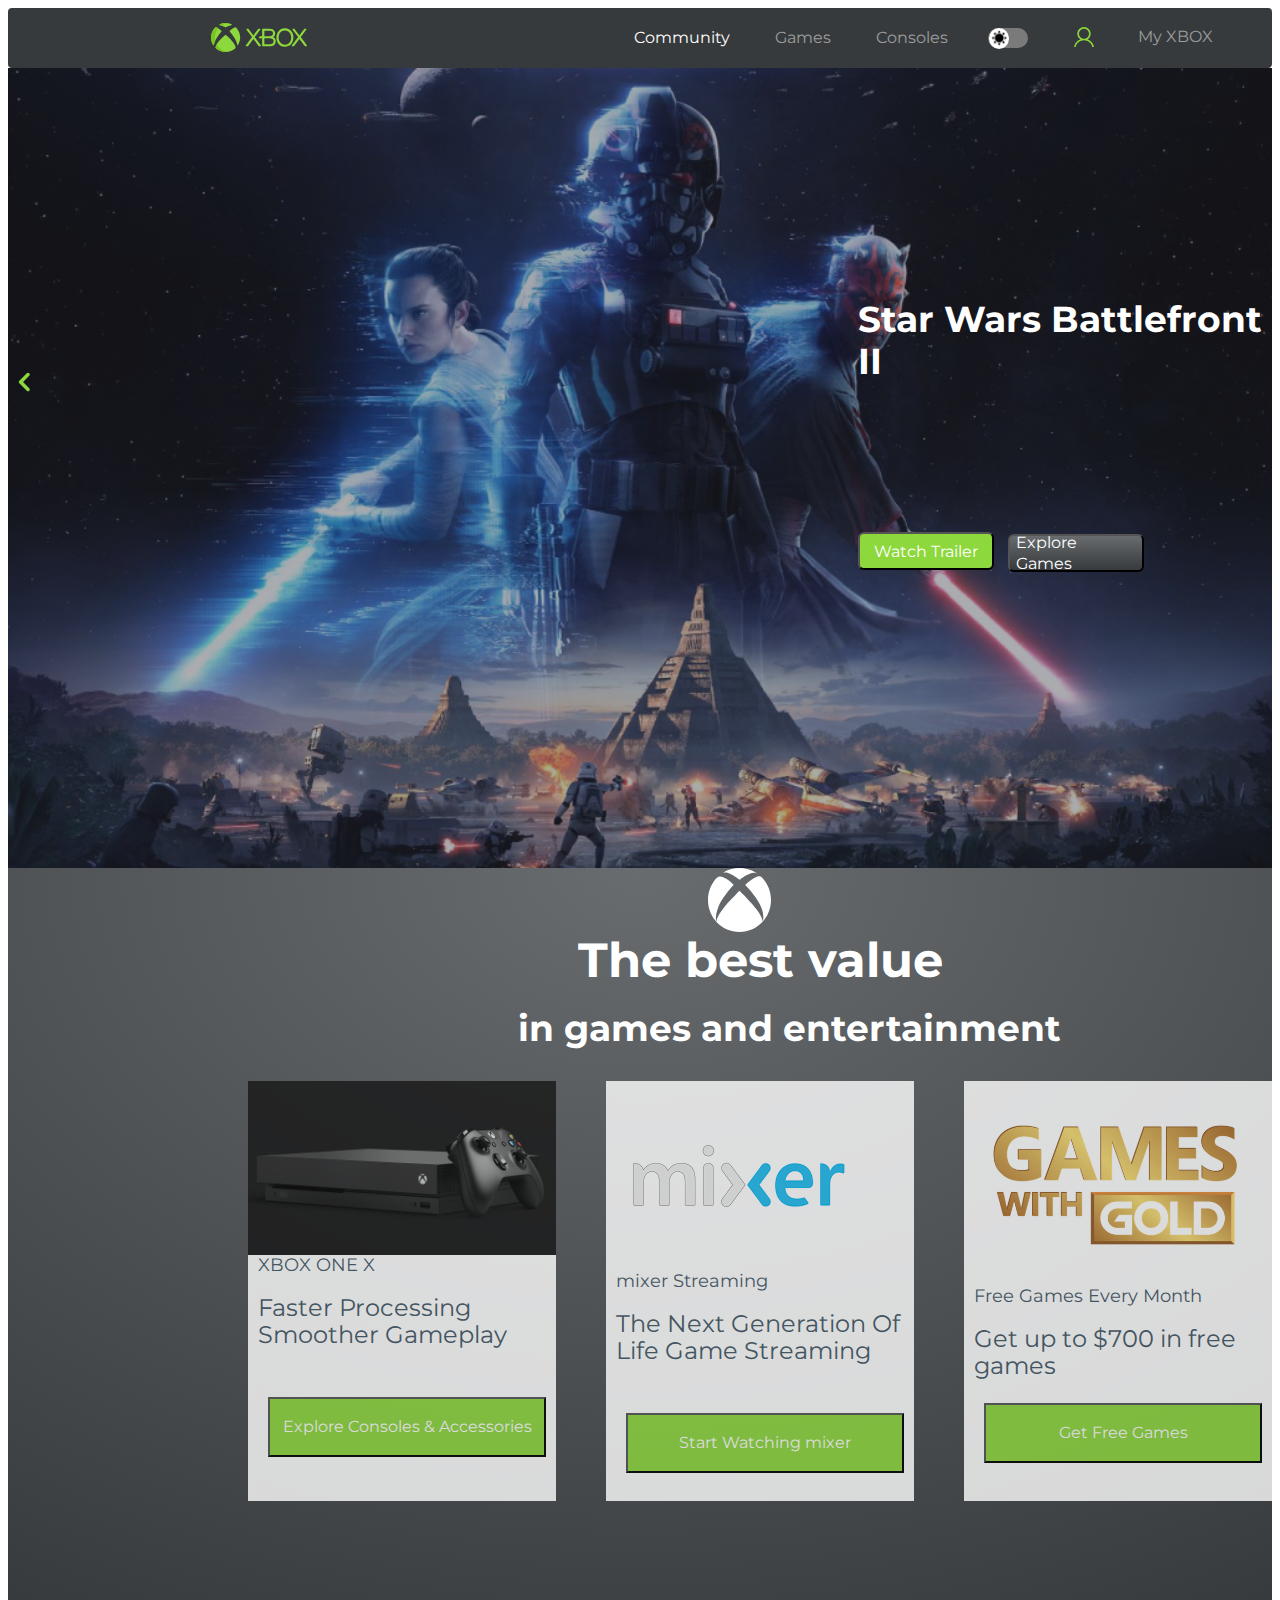
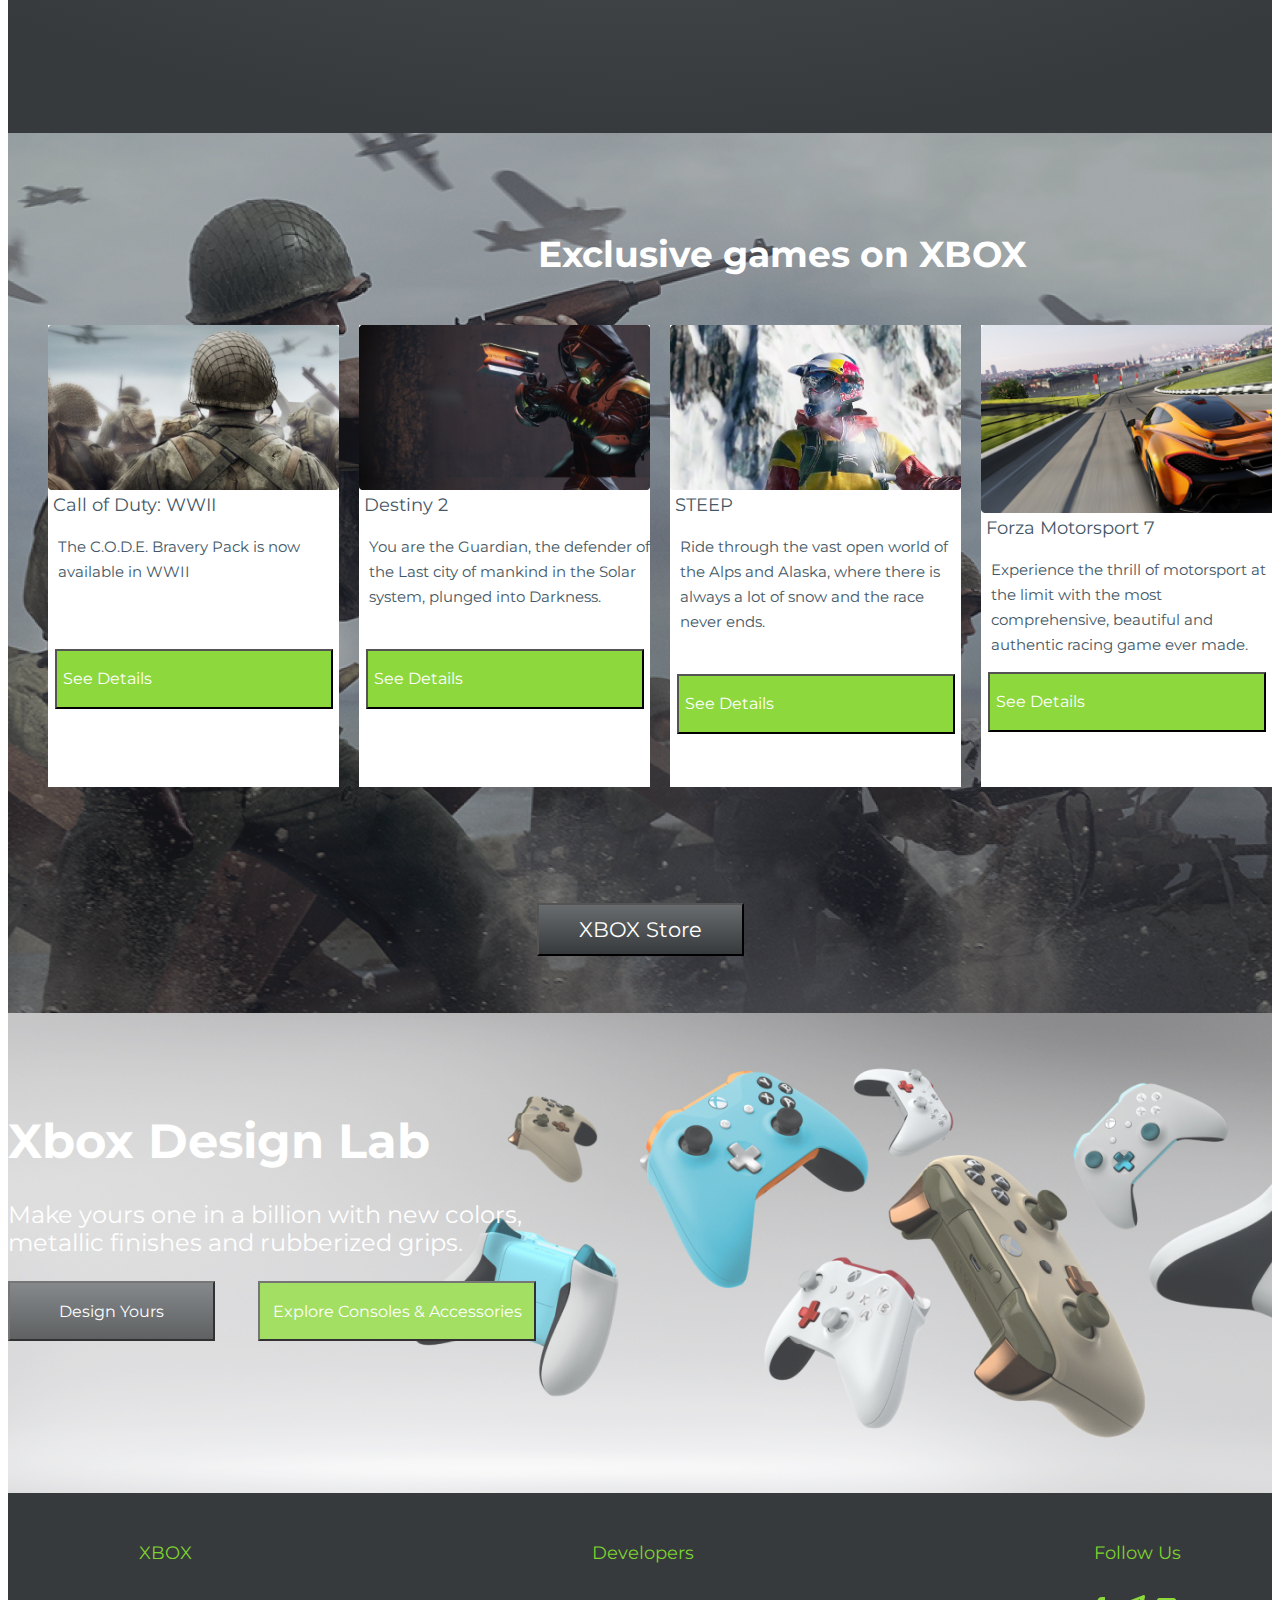
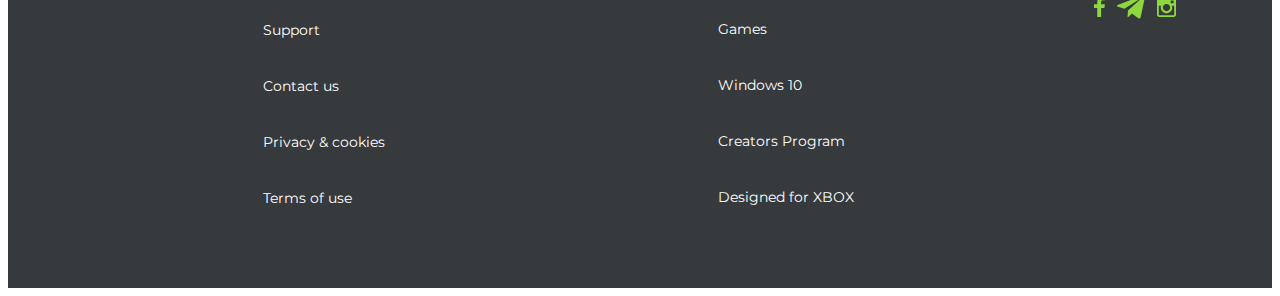
<file: index.html>
<!DOCTYPE html>
<html lang="en">
<head>
    <meta name="viewport" content="width=device-width, initial-scale=1.0">
    <meta charset="UTF-8">
    <meta http-equiv="X-UA-Compatible" content="IE=edge">
    <meta name="viewport" content="width=device-width, initial-scale=1.0">
    <link rel="stylesheet" href="./style.css">
    <link rel="preconnect" href="https://fonts.googleapis.com">
<link rel="preconnect" href="https://fonts.gstatic.com" crossorigin>
<link href="https://fonts.googleapis.com/css2?family=Montserrat:wght@100;200;400;500&family=Noto+Serif+Makasar&display=swap" rel="stylesheet">
    <title>Document</title>
</head>
<body>
    <header class="header">
<div >
    <ul class="header-list">
        <li class="logo">
            <a  class="logo-a" href="./index.html"> 
                <svg xmlns="http://www.w3.org/2000/svg"  width="96" height="29" fill="none"><path fill="#8DD83D" fill-rule="evenodd" d="M62.275 14.016c2.865-1.79 2.2-5.587.33-7.07-1.622-1.286-2.93-1.279-8.085-1.252-.829.004-1.757.009-2.802.009a.58.58 0 0 0-.582.577v6.917c-.393 0-.719-.002-.99-.004-1.231-.009-1.332-.01-1.516.243-.1.138-.19.258-.271.366-.426.567-.571.762-.4 1.093.171.333.296.332 1.883.32.356-.002.785-.005 1.305-.005v7.557c0 .319.26.578.582.578 6.303.005 7.251.002 8.412-.17 2.762-.407 4.49-2.174 4.62-4.727.138-2.649-1.442-3.722-2.292-4.299l-.194-.133Zm-6.562-.817c-.661-.003-1.435-.006-2.348-.006V7.78c.191-.03 4.05-.024 5.35.006a5.791 5.791 0 0 1 1.648.302c1.028.34 1.592 1.097 1.63 2.188.042 1.196-.439 2.03-1.43 2.477-1.02.461-1.359.46-4.85.446Zm-2.35 2.004v6.081l.069.008c.093.01.187.006 1.38.008l1.186.005c2.836.014 3.765.019 4.859-.47 1.17-.525 1.775-1.548 1.702-2.88-.159-2.878-3.216-2.832-7.291-2.771-.614.01-1.251.019-1.905.019ZM66.544 9.681c3.371-6.428 13.536-5.776 15.495 1.883 1.447 5.653-1.19 11.781-7.657 12.145-7.896.447-10.84-8.304-7.838-14.028Zm2.539.113c-2.844 3.787-1.575 11.841 4.86 11.841 4.708 0 7.01-4.596 6.007-9.175-1.273-5.816-7.966-6.528-10.867-2.666Z" clip-rule="evenodd"/><path fill="#8DD83D" d="M89.737 14.113c5.99-8.057 5.829-7.64 5.607-8.076-.206-.405-.546-.317-1.688-.317-.406 0-.076-.295-5.243 6.656-5.15-6.92-4.83-6.643-5.237-6.643-1.147 0-1.484-.085-1.689.318-.1.194-.08.428.051.603l5.549 7.46c-6.636 8.963-6.414 8.461-6.191 8.898.206.402.543.316 1.691.316.185 0 .36-.087.47-.235l5.355-7.201 5.35 7.188c.225.3.445.235 1.64.235.22 0 .42-.123.52-.317.224-.44.417.03-6.184-8.885ZM43.69 14.113c5.97-8.025 5.831-7.636 5.608-8.075a.583.583 0 0 0-.52-.317c-1.21 0-1.416-.061-1.636.235l-4.779 6.422C37.218 5.453 37.537 5.73 37.13 5.73c-1.156 0-1.48-.082-1.683.317a.574.574 0 0 0 .051.603l5.547 7.463c-6.64 8.96-6.417 8.458-6.194 8.895.206.403.54.317 1.694.317.406 0 .011.378 5.822-7.432 5.815 7.814 5.42 7.432 5.825 7.432h1.177a.578.578 0 0 0 .431-.966l-6.11-8.246ZM8.785 2.26c1.528.185 3.41.863 5.595 2.016a.48.48 0 0 0 .45-.001c2.154-1.153 4.024-1.835 5.559-2.028.47-.059.573-.696.14-.895-3.701-1.705-7.951-1.816-11.888.012a.47.47 0 0 0 .144.895ZM24.542 23.805c-.025-.182-.719-4.534-9.681-11.88a.479.479 0 0 0-.6-.005C6.367 18.169 3.554 24.146 4.844 25.247c3.048 2.608 5.965 3.72 9.753 3.72 4.116 0 6.725-1.37 9.601-3.58.555-.426.354-1.528.348-1.559l-.004-.023ZM24.619 4.199c-1.606-.256-4.637 2.447-5.812 3.578a.469.469 0 0 0-.04.633c5.777 7.162 7.238 11.251 7.447 13.42a.478.478 0 0 0 .879.202 14.28 14.28 0 0 0 2.125-7.52c0-5.897-4.069-10.229-4.6-10.313ZM10.402 7.777C7.037 4.535 5.356 4.185 4.788 4.185c-.07 0-.136.005-.197.014a.477.477 0 0 0-.26.13c-4.7 4.62-5.785 11.932-2.214 17.704a.477.477 0 0 0 .88-.202c.208-2.17 1.669-6.259 7.446-13.42a.469.469 0 0 0-.04-.634Z"/><path fill="#79C422" d="M5.68 21.428c-.79 1.417-.971 2.239-.977 2.265-.071.427-.111 1.267.232 1.555 3.105 2.607 6.077 3.72 9.935 3.72.707 0 1.367-.043 1.995-.118-4.833-.59-8.946-3.435-11.185-7.422ZM3.87 14.504c0-3.554 1.319-6.807 3.504-9.325-1.353-.86-2.14-.994-2.496-.994-.072 0-.14.004-.2.014a.49.49 0 0 0-.265.13C-.376 8.95-1.48 16.262 2.157 22.034c.09.141.247.225.413.225a.48.48 0 0 0 .482-.427c.092-.932.42-2.219 1.229-3.95a14.115 14.115 0 0 1-.412-3.377ZM10.377 2.541A15.02 15.02 0 0 1 16.784.168c-2.967-.386-5.56.092-7.98 1.196a.469.469 0 0 0-.274.501c.081.495.468.31 1.847.676Z"/></svg>
            </a>
        </li>
        <li  class="logo-li" >
            <a class="logo-games logo-font" href="">
                  Community
            </a>
        </li>
      <li class="logo-li">
            <a class="logo-games-2 logo-font" href="./Games.html">
                Games
            </a>
        </li>
        <li class="logo-li">
            <a class=" logo-games-2 logo-font" href="./console.html">
                Consoles
                
            </a>
        </li>
        <ul class="switch-ul">
            <label class="switch">
        
                <input class="js-switch" type="checkbox">
               
                <span class="slider round">
                
                    
                </span> 
            </label>
        </ul>
        
        <li class="svg-accaunt">   
             <svg xmlns="http://www.w3.org/2000/svg" class="svg-accaunt" width="20" height="20" fill="none"><path fill="#8DD83D" fill-rule="evenodd" d="M16.667 6.667c0 2.416-1.25 4.5-3.167 5.666C16.833 13.5 19.333 16.417 20 20h-1.667c-.833-3.833-4.25-6.667-8.333-6.667S2.5 16.167 1.667 20H0c.667-3.5 3.167-6.417 6.5-7.667a6.579 6.579 0 0 1-3.167-5.666C3.333 3 6.333 0 10 0s6.667 3 6.667 6.667Zm-6.667-5c-2.75 0-5 2.25-5 5s2.25 5 5 5 5-2.25 5-5-2.25-5-5-5Z" clip-rule="evenodd"/></svg>
            
            
        </li>
       
        <ul class="xbox-ul"> <a class="xbox-ak" href="">My XBOX</a></ul>
           
        
    </ul>
</div>
 
    </header>

    <section class="hero">
        <div class="container">
            <h1 class="hero-h1">Star Wars </br> Battlefront II</h1>
           
            <a class="hero-a" href="https://youtu.be/_q51LZ2HpbE"> 
                <button type="button" class="button-1">Watch Trailer</button>
            </a>
           
            <a href="./Games.html">
                <button type="button" class="button-2">Explore Games</button>
            </a>
           <img class="icon-prev" src="./photos/icon-prev.svg" alt="icon-prev">
           <img class="icon-next" src="./photos/icon-next.svg" alt="icon Next">
        </div>
    </section>

<section class="The-best-value">
    <div class="contairn">
        
            <li class="logo-best">
                <img class="the-best-icon" src="./photos/xbox icon.svg" alt="xbox icon">
            </li>
        
       
 
        <h1 class="the-best-h1">The best value  </h1>
        <h1 class="the-best-span">in games and entertainment</h1>

        <ul class="the-best-ul">
            <li class="the-best-li" ><img src="./photos/xbox-one-x.jpg" alt="XBOX ONE X">
            
        <p class="the-best-p">XBOX ONE X</p>

        <p class="the-best-p-2">Faster Processing
            Smoother Gameplay</p>
<a href="./console.html">
    <button type="button" class="the-best-button start" >Explore Consoles & Accessories</button>

</a>
           

            </li>
            <li class="the-best-li" ><img src="./photos/mixer.png" alt="mixer Streaming">
            <p class="the-best-p">mixer Streaming</p>
            <p class="the-best-p-2">The Next Generation
                Of Life Game Streaming</p>
<a href="https://uk.wikipedia.org/wiki/Mixer_(%D0%B2%D0%B5%D0%B1%D1%81%D0%B0%D0%B9%D1%82)">
    <button type="button" class="the-best-button start">Start Watching mixer</button>

</a>
               

            </li>
            <li class="the-best-li" ><img height="180px" src="./photos/GwG_Logo_Home_Page_Large_Tile.0.0.png" alt="Free Games Every Month">
            <p class="the-best-p">Free Games Every Month</p>
            <p class="the-best-p-2">Get up to $700 in 
                free games</p>
<a href="https://www.xbox.com/ru-RU/live/gold#gameswithgold">
    <button type="button " class="the-best-button">Get Free Games</button>

</a>
               

            </li>
        </ul>
    </div>


</section>

<section class="Exclusive-games">
    <div class="contairn"></div>
    <h1 class="Exclusive-games-h1">Exclusive games on XBOX</h1>
   <ul class="Exclusive-games-ul">
    <li class="exclusive-game-li">
        
        
        <img width="1000px" src="./photos/img.jpg" alt="">
  <p  class="Exclusive-games-p">Call of Duty: WWII</p>
  <p class="Exclusive-games-p-2">The C.O.D.E. Bravery Pack
    is now available in WWII</p>

    <a href="./C.O.D.E.html">
        <button  class="exclusive-game-button See "  type="button">See Details</button>  
    </a>
  
    
    </li>
    <li class="exclusive-game-li">
        
        
        <img src="./photos/img (1).jpg" alt="">
  <p class="Exclusive-games-p">Destiny 2</p>
  <p class="Exclusive-games-p-2">You are the Guardian, the defender of the Last city of mankind in the Solar system, plunged into Darkness.</p>
  <a href="./Destiny-2.html">
    <button class="exclusive-game-button See-2" type="button">See Details</button>  
  </a>
  
    
    </li>
    <li class="exclusive-game-li">
        
        
        <img width="500px" src="./photos/img (2).jpg" alt="">
  <p class="Exclusive-games-p">STEEP</p>
  <p class="Exclusive-games-p-2">Ride through the vast open world of the Alps and Alaska, where there is always a lot of snow
    and the race never ends.</p>

    <a href="./STEEP.html"><button  class="exclusive-game-button See-3" type="button">See Details</button>  
    </a>
  
    </li>
    <li class="exclusive-game-li">
        
        
        <img width="500px" src="./photos/img (3).jpg" alt="">
  <p class="Exclusive-games-p">Forza Motorsport 7</p>
  <p  class="Exclusive-games-p-2">Experience the thrill of motorsport at the limit with the most comprehensive, beautiful and authentic racing game ever made.</p>
  <a href="./Forza.html">
    <button  class="exclusive-game-button" type="button">See Details</button>  
  </a>
  
    
    </li>
   </ul>
<a href="https://www.xbox.com/ru-RU/games?xr=shellnav">

    <button type="button" class="xbox-store">XBOX Store</button>
</a>
   
</section>

<section class="Xbox-Design-Lab">
    <div class="contairn">

<h1 class="design-h1">Xbox Design Lab</h1>
<p class="design-p">Make yours one in a billion with new colors, </br> metallic finishes and rubberized grips.</p>
<button class="design-button" type="button">Design Yours</button>
<button class="design-button-2" type="button">Explore Consoles & Accessories</button>

    </div>
</section>

<footer class="footer">
    <div class="contairn">

        <ul class="footer-ul">
            <li class="navigation-footer">
                <p class="navigation-footer-p">XBOX</p>
            </li>
            <li class="navigation-footer">
                <p class="navigation-footer-p">Developers</p>
            </li>
            <li class="navigation-footer"> 
                <p class="navigation-footer-p">Follow Us</p>
            </li>
        </ul>


        <ul class="support">
            <li class="support-li">
                <p class="support-p">
                    Support
            </p>
        </li>
            <li class="support-li">
                <p class="support-p">
                    Contact us
            </p>
        </li>
            <li class="support-li">
                <p class="support-p">
                    Privacy & cookies 
            </p>
        </li>
            <li class="support-li">
                <p class="support-p">
                    Terms of use 
            </p>
        </li>
        </ul>


        <ul class="games-ul">
<li class="games-li">  
    <p class="games">
        Games
    </p> 
</li>
<li class="games-li"> 
    <p class="games">
        Windows 10
    </p> 
 </li>
<li class="games-li">  
    <p class="games">
        Creators Program
    </p> 
</li>
<li class="games-li"> 
    <p class="games">
        Designed for XBOX
    </p> 
</li>

        </ul>
<ul class="link">

    <li>
        <a href="https://www.facebook.com/profile.php?id=100025798309656">
            <img src="./photos/Faacebook.svg" alt="">
        </a>
    </li>
    <li>
        <a href="https://t.me/Boss_Bebravith">
            <img src="./photos/telegram_plane_logo_icon_144812.svg" alt="">
        </a>
    </li>
    <li>
        <a href="https://instagram.com/lpbebralp?igshid=MmU2YjMzNjRlOQ==">
            <img src="./photos/Instagram.svg" alt="">
        </a>
    </li>
   
    
    
</ul>
       
    </div>
</footer>
<script src="./index.js"></script>

<script src="./console.js"></script>
</body>
</html>
</file>
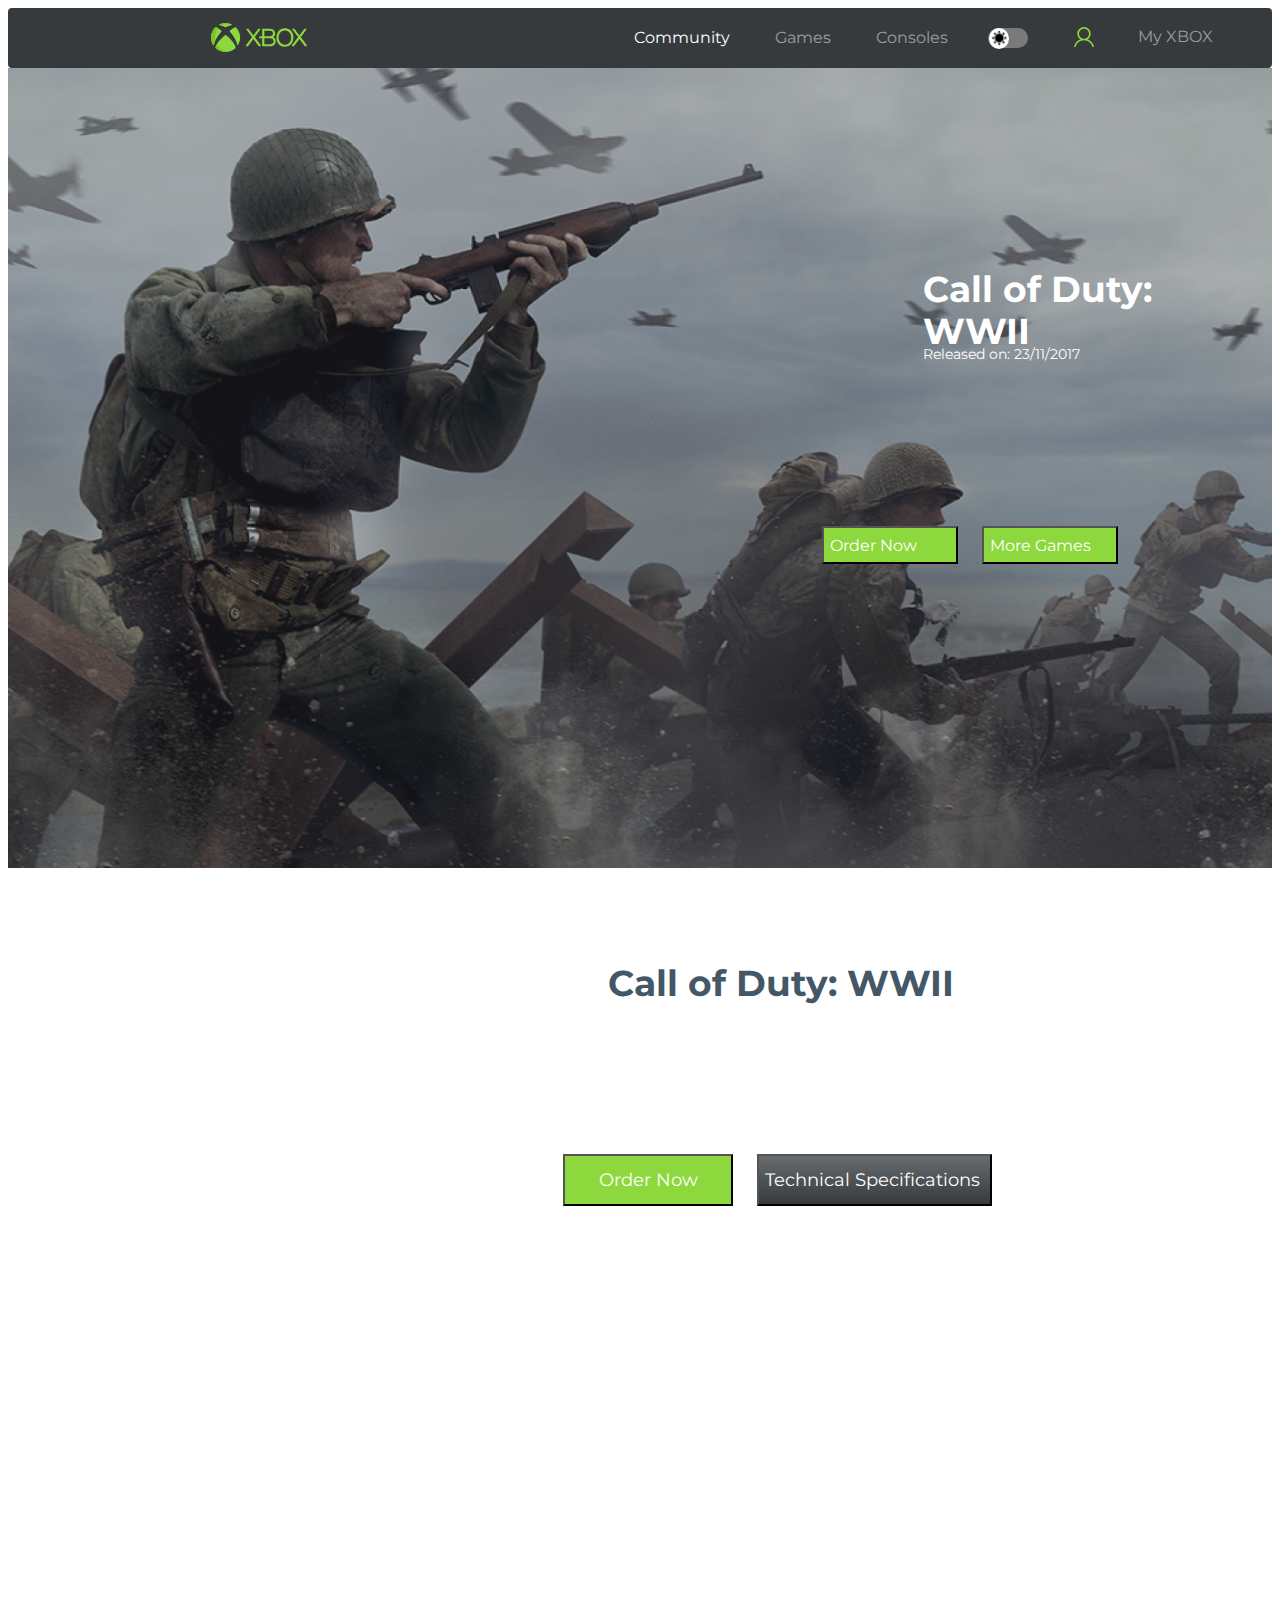
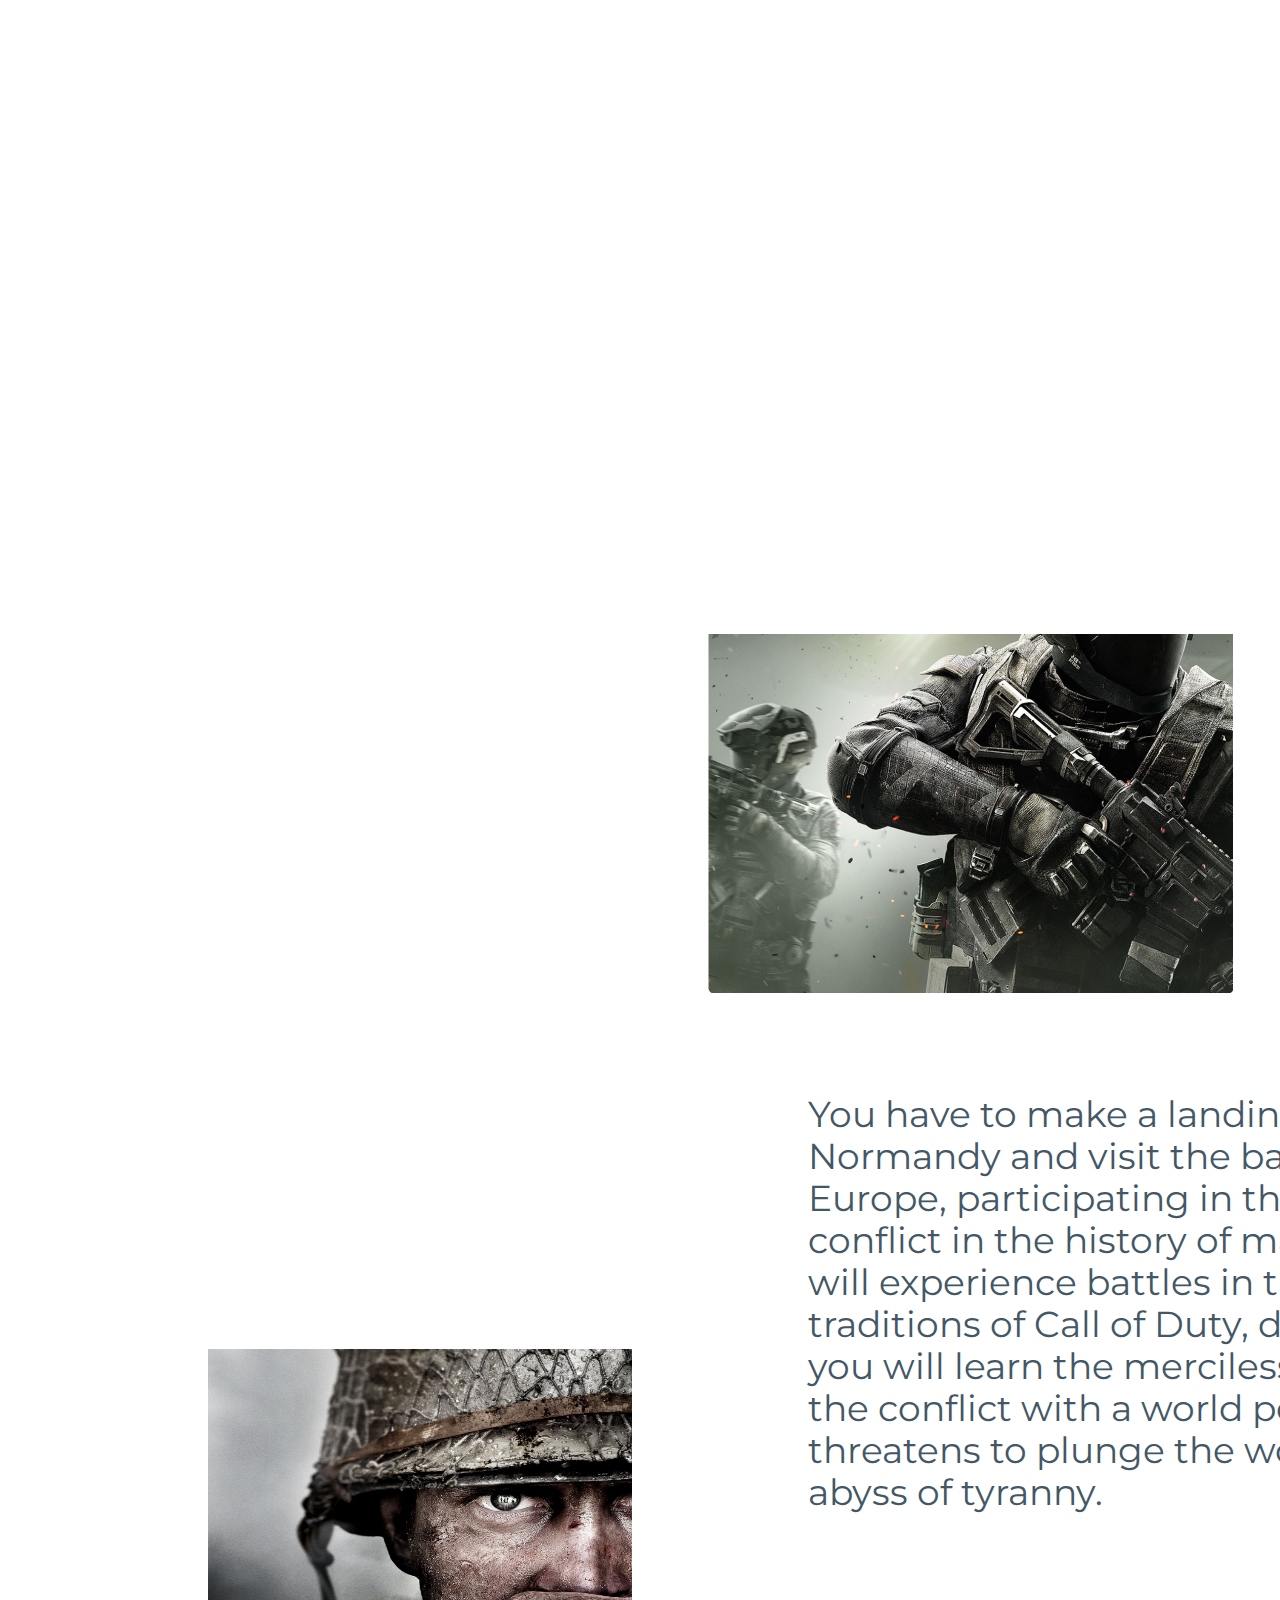
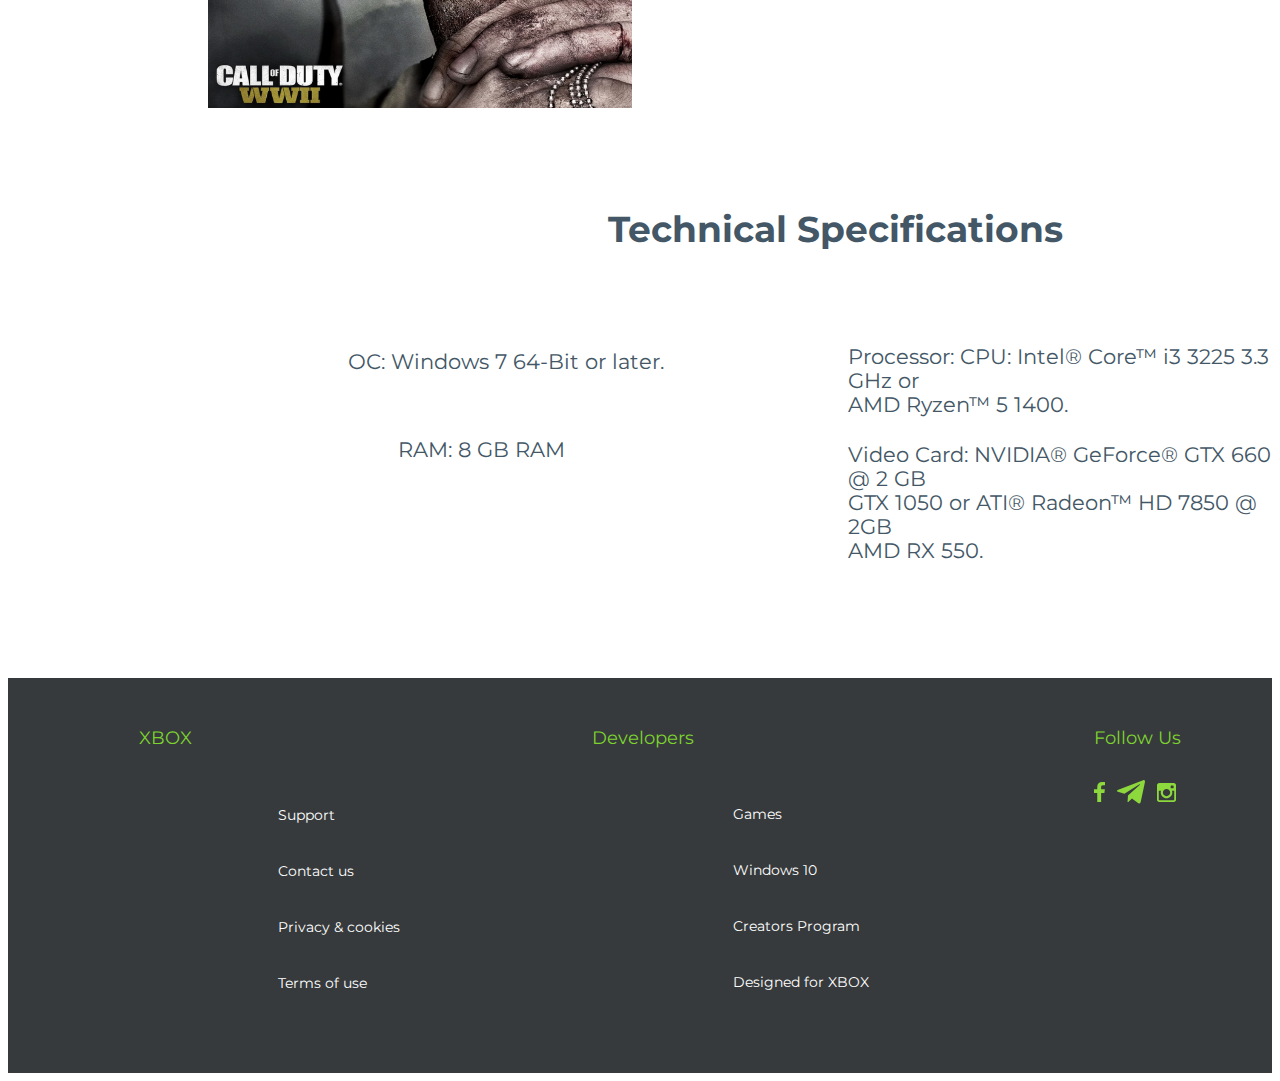
<file: C.O.D.E.html>
<!DOCTYPE html>
<html lang="en">
<head>
    <meta charset="UTF-8">
    <meta name="viewport" content="width=device-width, initial-scale=1.0">
    <title>Document</title>
   
    <link href="https://fonts.googleapis.com/css2?family=Montserrat:wght@100;200;400;500&family=Noto+Serif+Makasar&display=swap" rel="stylesheet">
    <link rel="stylesheet" href="./C.O.D.E.css">
</head>
<body>
    <header class="header">
        <div >
            <ul class="header-list">
                <li class="logo">
                    <a  class="logo-a" href="./index.html"> 
                        <svg xmlns="http://www.w3.org/2000/svg"  width="96" height="29" fill="none"><path fill="#8DD83D" fill-rule="evenodd" d="M62.275 14.016c2.865-1.79 2.2-5.587.33-7.07-1.622-1.286-2.93-1.279-8.085-1.252-.829.004-1.757.009-2.802.009a.58.58 0 0 0-.582.577v6.917c-.393 0-.719-.002-.99-.004-1.231-.009-1.332-.01-1.516.243-.1.138-.19.258-.271.366-.426.567-.571.762-.4 1.093.171.333.296.332 1.883.32.356-.002.785-.005 1.305-.005v7.557c0 .319.26.578.582.578 6.303.005 7.251.002 8.412-.17 2.762-.407 4.49-2.174 4.62-4.727.138-2.649-1.442-3.722-2.292-4.299l-.194-.133Zm-6.562-.817c-.661-.003-1.435-.006-2.348-.006V7.78c.191-.03 4.05-.024 5.35.006a5.791 5.791 0 0 1 1.648.302c1.028.34 1.592 1.097 1.63 2.188.042 1.196-.439 2.03-1.43 2.477-1.02.461-1.359.46-4.85.446Zm-2.35 2.004v6.081l.069.008c.093.01.187.006 1.38.008l1.186.005c2.836.014 3.765.019 4.859-.47 1.17-.525 1.775-1.548 1.702-2.88-.159-2.878-3.216-2.832-7.291-2.771-.614.01-1.251.019-1.905.019ZM66.544 9.681c3.371-6.428 13.536-5.776 15.495 1.883 1.447 5.653-1.19 11.781-7.657 12.145-7.896.447-10.84-8.304-7.838-14.028Zm2.539.113c-2.844 3.787-1.575 11.841 4.86 11.841 4.708 0 7.01-4.596 6.007-9.175-1.273-5.816-7.966-6.528-10.867-2.666Z" clip-rule="evenodd"/><path fill="#8DD83D" d="M89.737 14.113c5.99-8.057 5.829-7.64 5.607-8.076-.206-.405-.546-.317-1.688-.317-.406 0-.076-.295-5.243 6.656-5.15-6.92-4.83-6.643-5.237-6.643-1.147 0-1.484-.085-1.689.318-.1.194-.08.428.051.603l5.549 7.46c-6.636 8.963-6.414 8.461-6.191 8.898.206.402.543.316 1.691.316.185 0 .36-.087.47-.235l5.355-7.201 5.35 7.188c.225.3.445.235 1.64.235.22 0 .42-.123.52-.317.224-.44.417.03-6.184-8.885ZM43.69 14.113c5.97-8.025 5.831-7.636 5.608-8.075a.583.583 0 0 0-.52-.317c-1.21 0-1.416-.061-1.636.235l-4.779 6.422C37.218 5.453 37.537 5.73 37.13 5.73c-1.156 0-1.48-.082-1.683.317a.574.574 0 0 0 .051.603l5.547 7.463c-6.64 8.96-6.417 8.458-6.194 8.895.206.403.54.317 1.694.317.406 0 .011.378 5.822-7.432 5.815 7.814 5.42 7.432 5.825 7.432h1.177a.578.578 0 0 0 .431-.966l-6.11-8.246ZM8.785 2.26c1.528.185 3.41.863 5.595 2.016a.48.48 0 0 0 .45-.001c2.154-1.153 4.024-1.835 5.559-2.028.47-.059.573-.696.14-.895-3.701-1.705-7.951-1.816-11.888.012a.47.47 0 0 0 .144.895ZM24.542 23.805c-.025-.182-.719-4.534-9.681-11.88a.479.479 0 0 0-.6-.005C6.367 18.169 3.554 24.146 4.844 25.247c3.048 2.608 5.965 3.72 9.753 3.72 4.116 0 6.725-1.37 9.601-3.58.555-.426.354-1.528.348-1.559l-.004-.023ZM24.619 4.199c-1.606-.256-4.637 2.447-5.812 3.578a.469.469 0 0 0-.04.633c5.777 7.162 7.238 11.251 7.447 13.42a.478.478 0 0 0 .879.202 14.28 14.28 0 0 0 2.125-7.52c0-5.897-4.069-10.229-4.6-10.313ZM10.402 7.777C7.037 4.535 5.356 4.185 4.788 4.185c-.07 0-.136.005-.197.014a.477.477 0 0 0-.26.13c-4.7 4.62-5.785 11.932-2.214 17.704a.477.477 0 0 0 .88-.202c.208-2.17 1.669-6.259 7.446-13.42a.469.469 0 0 0-.04-.634Z"/><path fill="#79C422" d="M5.68 21.428c-.79 1.417-.971 2.239-.977 2.265-.071.427-.111 1.267.232 1.555 3.105 2.607 6.077 3.72 9.935 3.72.707 0 1.367-.043 1.995-.118-4.833-.59-8.946-3.435-11.185-7.422ZM3.87 14.504c0-3.554 1.319-6.807 3.504-9.325-1.353-.86-2.14-.994-2.496-.994-.072 0-.14.004-.2.014a.49.49 0 0 0-.265.13C-.376 8.95-1.48 16.262 2.157 22.034c.09.141.247.225.413.225a.48.48 0 0 0 .482-.427c.092-.932.42-2.219 1.229-3.95a14.115 14.115 0 0 1-.412-3.377ZM10.377 2.541A15.02 15.02 0 0 1 16.784.168c-2.967-.386-5.56.092-7.98 1.196a.469.469 0 0 0-.274.501c.081.495.468.31 1.847.676Z"/></svg>
                    </a>
                </li>
                <li  class="logo-li" >
                    <a class="logo-games logo-font" href="./index.html">
                          Community
                    </a>
                </li>
              <li class="logo-li">
                    <a class="logo-games-2 logo-font" href="./Games.html">
                        Games
                    </a>
                </li>
                <li class="logo-li">
                    <a class=" logo-games-2 logo-font" href="./console.html">
                        Consoles
                        
                    </a>
                </li>
                <ul class="switch-ul">
                    <label class="switch">
                
                        <input class="js-switch" type="checkbox">
                       
                        <span class="slider round">
                        
                            
                        </span> 
                    </label>
                </ul>
                
                <li class="svg-accaunt">   
                     <svg xmlns="http://www.w3.org/2000/svg" class="svg-accaunt" width="20" height="20" fill="none"><path fill="#8DD83D" fill-rule="evenodd" d="M16.667 6.667c0 2.416-1.25 4.5-3.167 5.666C16.833 13.5 19.333 16.417 20 20h-1.667c-.833-3.833-4.25-6.667-8.333-6.667S2.5 16.167 1.667 20H0c.667-3.5 3.167-6.417 6.5-7.667a6.579 6.579 0 0 1-3.167-5.666C3.333 3 6.333 0 10 0s6.667 3 6.667 6.667Zm-6.667-5c-2.75 0-5 2.25-5 5s2.25 5 5 5 5-2.25 5-5-2.25-5-5-5Z" clip-rule="evenodd"/></svg>
                    
                    
                </li>
               
                <ul class="xbox-ul"> <a class="xbox-ak" href="">My XBOX</a></ul>
                   
                
            </ul>
        </div>
         
            </header>

<section class="hero-4"> 
    <div class="contairn">
        <h1 class="hero-h1">Call of Duty: WWII</h1>
        <p class="hero-p">Released on: 23/11/2017</p>

        <ul class="hero-ul">

            <button type="button" class="button">Order Now</button>
        <button type="button" class="button">More  Games</button>
    </div>
        </ul>

</section>


<section class="section">
    <div class="contair">

        <h1 class="duty">Call of Duty: WWII</h2>
            <Ul class="CALL">
                <button class="button-1" type="button"> Order Now</button>
                <button class="button-2" type="button">Technical Specifications</button>
            </Ul>




            <iframe class="trailer" width="890" height="562" src="https://www.youtube.com/embed/D4Q_XYVescc" title="YouTube video player" frameborder="0" allow="accelerometer; autoplay; clipboard-write; encrypted-media; gyroscope; picture-in-picture; web-share" allowfullscreen></iframe>


            <p class="life fade-in ">An exciting story about World War II, thanks to which users of modern gaming platforms will see this war in a new way.</p>
            <img class="img" src="./C.O.D.E/iw-key-art.jpg" alt="key">
            <p class="best">You have to make a landing in Normandy and visit the battlefields of Europe, participating in the largest conflict in the history of mankind. You will experience battles in the best traditions of Call of Duty, during which you will learn the merciless nature of the conflict with a world power that threatens to plunge the world into the abyss of tyranny.</p>
            <img class="IMG-2" src="./C.O.D.E/CODWWII_Portrait_Wide.0.jpg" alt="C.O.D.E">

            <h1 class="technical">Technical Specifications</h1>
            <ul class="windows-ul">
                <p  class="windows windows-0">ОС: Windows 7 64-Bit or later.</p>
                <p class="windows windows-1" >Processor: CPU: Intel® Core™ i3 3225 3.3 GHz or </br>AMD Ryzen™ 5 1400.</p>
                <p class="windows windows-2">RAM: 8 GB RAM</p>
                <p class="windows windows-3">Video Card: NVIDIA® GeForce® GTX 660 @ 2 GB </br> GTX 1050 or ATI® Radeon™ HD 7850 @ 2GB </br> AMD RX 550.</p>
    
    
       
            </ul>
          

           
    </div>
</section>
            <footer class="footer">
                <div class="contairn">
            
                    <ul class="footer-ul">
                        <li class="navigation-footer">
                            <p class="navigation-footer-p">XBOX</p>
                        </li>
                        <li class="navigation-footer">
                            <p class="navigation-footer-p">Developers</p>
                        </li>
                        <li class="navigation-footer"> 
                            <p class="navigation-footer-p">Follow Us</p>
                        </li>
                    </ul>
            
            
                    <ul class="support">
                        <li class="support-li">
                            <p class="support-p">
                                Support
                        </p>
                    </li>
                        <li class="support-li">
                            <p class="support-p">
                                Contact us
                        </p>
                    </li>
                        <li class="support-li">
                            <p class="support-p">
                                Privacy & cookies 
                        </p>
                    </li>
                        <li class="support-li">
                            <p class="support-p">
                                Terms of use 
                        </p>
                    </li>
                    </ul>
            
            
                    <ul class="games-ul">
            <li class="games-li">  
                <p class="games">
                    Games
                </p> 
            </li>
            <li class="games-li"> 
                <p class="games">
                    Windows 10
                </p> 
             </li>
            <li class="games-li">  
                <p class="games">
                    Creators Program
                </p> 
            </li>
            <li class="games-li"> 
                <p class="games">
                    Designed for XBOX
                </p> 
            </li>
            
                    </ul>
            <ul class="link">
            
                <li>
                    <a href="https://www.facebook.com/profile.php?id=100025798309656">
                        <img src="./photos/Faacebook.svg" alt="">
                    </a>
                </li>
                <li>
                    <a href="https://t.me/Boss_Bebravith">
                        <img src="./photos/telegram_plane_logo_icon_144812.svg" alt="">
                    </a>
                </li>
                <li>
                    <a href="https://instagram.com/lpbebralp?igshid=MmU2YjMzNjRlOQ==">
                        <img src="./photos/Instagram.svg" alt="">
                    </a>
                </li>
               
                
                
            </ul>
                   
                </div>
            </footer>
            <script src="./console.js"></script>
</body>
</html>
</file>
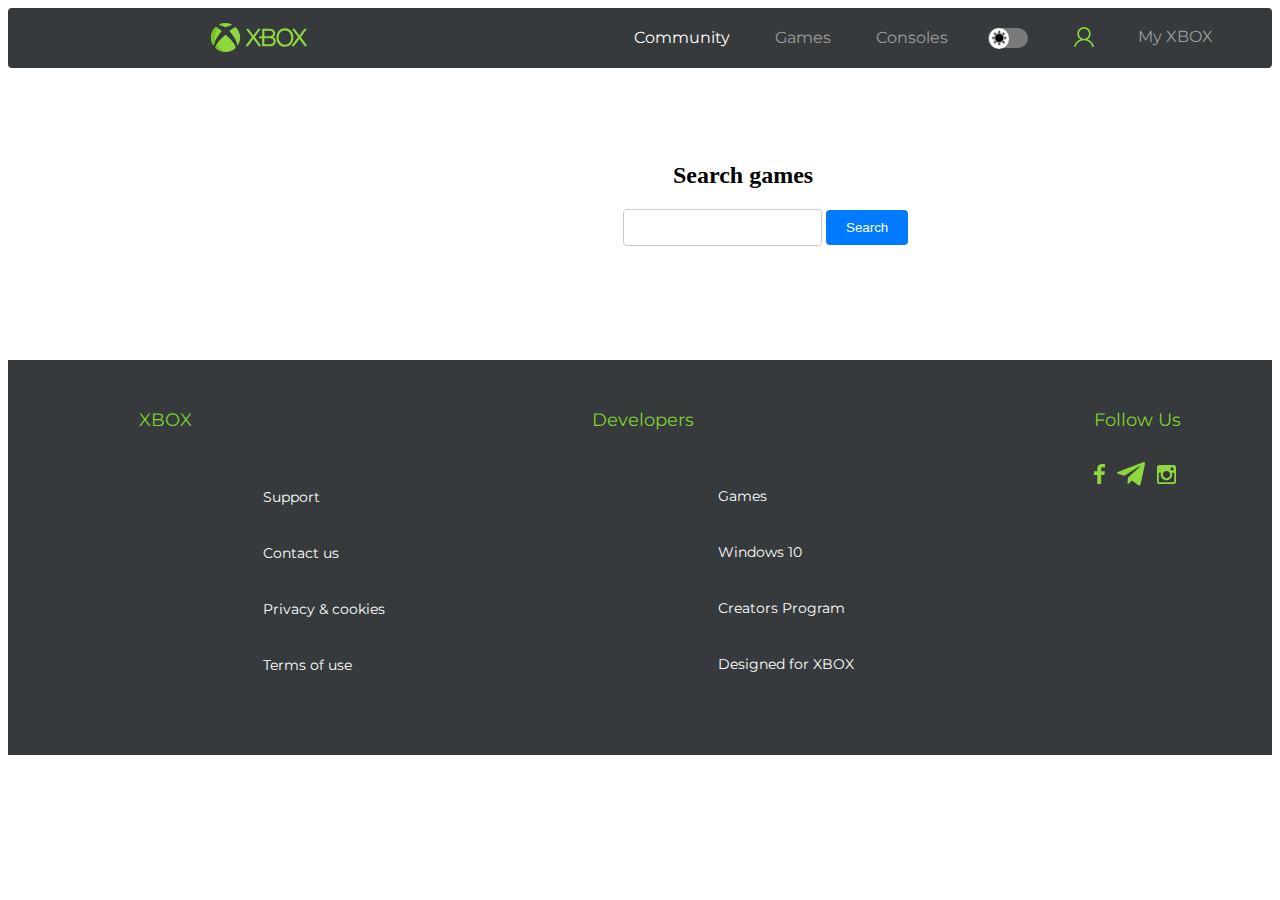
<file: Games.html>
<!DOCTYPE html>
<html lang="en">
<head>
    <meta charset="UTF-8">
    <meta name="viewport" content="width=device-width, initial-scale=1.0">
    <title>Document</title>
    <link rel="stylesheet" href="./style.css">
    <link rel="stylesheet" href="./games.css">
    <link href="https://fonts.googleapis.com/css2?family=Montserrat:wght@100;200;400;500&family=Noto+Serif+Makasar&display=swap" rel="stylesheet">
</head>
<body>
    <header class="header">
        <div >
            <ul class="header-list">
                <li class="logo">
                    <a  class="logo-a" href="./index.html"> 
                        <svg xmlns="http://www.w3.org/2000/svg"  width="96" height="29" fill="none"><path fill="#8DD83D" fill-rule="evenodd" d="M62.275 14.016c2.865-1.79 2.2-5.587.33-7.07-1.622-1.286-2.93-1.279-8.085-1.252-.829.004-1.757.009-2.802.009a.58.58 0 0 0-.582.577v6.917c-.393 0-.719-.002-.99-.004-1.231-.009-1.332-.01-1.516.243-.1.138-.19.258-.271.366-.426.567-.571.762-.4 1.093.171.333.296.332 1.883.32.356-.002.785-.005 1.305-.005v7.557c0 .319.26.578.582.578 6.303.005 7.251.002 8.412-.17 2.762-.407 4.49-2.174 4.62-4.727.138-2.649-1.442-3.722-2.292-4.299l-.194-.133Zm-6.562-.817c-.661-.003-1.435-.006-2.348-.006V7.78c.191-.03 4.05-.024 5.35.006a5.791 5.791 0 0 1 1.648.302c1.028.34 1.592 1.097 1.63 2.188.042 1.196-.439 2.03-1.43 2.477-1.02.461-1.359.46-4.85.446Zm-2.35 2.004v6.081l.069.008c.093.01.187.006 1.38.008l1.186.005c2.836.014 3.765.019 4.859-.47 1.17-.525 1.775-1.548 1.702-2.88-.159-2.878-3.216-2.832-7.291-2.771-.614.01-1.251.019-1.905.019ZM66.544 9.681c3.371-6.428 13.536-5.776 15.495 1.883 1.447 5.653-1.19 11.781-7.657 12.145-7.896.447-10.84-8.304-7.838-14.028Zm2.539.113c-2.844 3.787-1.575 11.841 4.86 11.841 4.708 0 7.01-4.596 6.007-9.175-1.273-5.816-7.966-6.528-10.867-2.666Z" clip-rule="evenodd"/><path fill="#8DD83D" d="M89.737 14.113c5.99-8.057 5.829-7.64 5.607-8.076-.206-.405-.546-.317-1.688-.317-.406 0-.076-.295-5.243 6.656-5.15-6.92-4.83-6.643-5.237-6.643-1.147 0-1.484-.085-1.689.318-.1.194-.08.428.051.603l5.549 7.46c-6.636 8.963-6.414 8.461-6.191 8.898.206.402.543.316 1.691.316.185 0 .36-.087.47-.235l5.355-7.201 5.35 7.188c.225.3.445.235 1.64.235.22 0 .42-.123.52-.317.224-.44.417.03-6.184-8.885ZM43.69 14.113c5.97-8.025 5.831-7.636 5.608-8.075a.583.583 0 0 0-.52-.317c-1.21 0-1.416-.061-1.636.235l-4.779 6.422C37.218 5.453 37.537 5.73 37.13 5.73c-1.156 0-1.48-.082-1.683.317a.574.574 0 0 0 .051.603l5.547 7.463c-6.64 8.96-6.417 8.458-6.194 8.895.206.403.54.317 1.694.317.406 0 .011.378 5.822-7.432 5.815 7.814 5.42 7.432 5.825 7.432h1.177a.578.578 0 0 0 .431-.966l-6.11-8.246ZM8.785 2.26c1.528.185 3.41.863 5.595 2.016a.48.48 0 0 0 .45-.001c2.154-1.153 4.024-1.835 5.559-2.028.47-.059.573-.696.14-.895-3.701-1.705-7.951-1.816-11.888.012a.47.47 0 0 0 .144.895ZM24.542 23.805c-.025-.182-.719-4.534-9.681-11.88a.479.479 0 0 0-.6-.005C6.367 18.169 3.554 24.146 4.844 25.247c3.048 2.608 5.965 3.72 9.753 3.72 4.116 0 6.725-1.37 9.601-3.58.555-.426.354-1.528.348-1.559l-.004-.023ZM24.619 4.199c-1.606-.256-4.637 2.447-5.812 3.578a.469.469 0 0 0-.04.633c5.777 7.162 7.238 11.251 7.447 13.42a.478.478 0 0 0 .879.202 14.28 14.28 0 0 0 2.125-7.52c0-5.897-4.069-10.229-4.6-10.313ZM10.402 7.777C7.037 4.535 5.356 4.185 4.788 4.185c-.07 0-.136.005-.197.014a.477.477 0 0 0-.26.13c-4.7 4.62-5.785 11.932-2.214 17.704a.477.477 0 0 0 .88-.202c.208-2.17 1.669-6.259 7.446-13.42a.469.469 0 0 0-.04-.634Z"/><path fill="#79C422" d="M5.68 21.428c-.79 1.417-.971 2.239-.977 2.265-.071.427-.111 1.267.232 1.555 3.105 2.607 6.077 3.72 9.935 3.72.707 0 1.367-.043 1.995-.118-4.833-.59-8.946-3.435-11.185-7.422ZM3.87 14.504c0-3.554 1.319-6.807 3.504-9.325-1.353-.86-2.14-.994-2.496-.994-.072 0-.14.004-.2.014a.49.49 0 0 0-.265.13C-.376 8.95-1.48 16.262 2.157 22.034c.09.141.247.225.413.225a.48.48 0 0 0 .482-.427c.092-.932.42-2.219 1.229-3.95a14.115 14.115 0 0 1-.412-3.377ZM10.377 2.541A15.02 15.02 0 0 1 16.784.168c-2.967-.386-5.56.092-7.98 1.196a.469.469 0 0 0-.274.501c.081.495.468.31 1.847.676Z"/></svg>
                    </a>
                </li>
                <li  class="logo-li" >
                    <a class="logo-games logo-font" href="">
                          Community
                    </a>
                </li>
              <li class="logo-li">
                    <a class="logo-games-2 logo-font" href="./Games.html">
                        Games
                    </a>
                </li>
                <li class="logo-li">
                    <a class=" logo-games-2 logo-font" href="./console.html">
                        Consoles
                        
                    </a>
                </li>
                <ul class="switch-ul">
                    <label class="switch">
                
                        <input class="js-switch" type="checkbox">
                       
                        <span class="slider round">
                        
                            
                        </span> 
                    </label>
                </ul>
                
                <li class="svg-accaunt">   
                     <svg xmlns="http://www.w3.org/2000/svg" class="svg-accaunt" width="20" height="20" fill="none"><path fill="#8DD83D" fill-rule="evenodd" d="M16.667 6.667c0 2.416-1.25 4.5-3.167 5.666C16.833 13.5 19.333 16.417 20 20h-1.667c-.833-3.833-4.25-6.667-8.333-6.667S2.5 16.167 1.667 20H0c.667-3.5 3.167-6.417 6.5-7.667a6.579 6.579 0 0 1-3.167-5.666C3.333 3 6.333 0 10 0s6.667 3 6.667 6.667Zm-6.667-5c-2.75 0-5 2.25-5 5s2.25 5 5 5 5-2.25 5-5-2.25-5-5-5Z" clip-rule="evenodd"/></svg>
                    
                    
                </li>
               
                <ul class="xbox-ul"> <a class="xbox-ak" href="">My XBOX</a></ul>
                   
                
            </ul>
        </div>
         
            </header>
        
          <section  class="section" >
            <div  class="conteirn">
                <h1 class="h1">
                    Search games</h1>
                <form class="js-search-form">
                    <input type="text" class="form-control" name="query">
                    <button type="submit" class="btn btn-primary">Search</button>
                    
                </form>
                <ul class="js-card-container"></ul>
                

            </div>
          </section>

            <footer class="footer">
                <div class="contairn">
            
                    <ul class="footer-ul">
                        <li class="navigation-footer">
                            <p class="navigation-footer-p">XBOX</p>
                        </li>
                        <li class="navigation-footer">
                            <p class="navigation-footer-p">Developers</p>
                        </li>
                        <li class="navigation-footer"> 
                            <p class="navigation-footer-p">Follow Us</p>
                        </li>
                    </ul>
            
            
                    <ul class="support">
                        <li class="support-li">
                            <p class="support-p">
                                Support
                        </p>
                    </li>
                        <li class="support-li">
                            <p class="support-p">
                                Contact us
                        </p>
                    </li>
                        <li class="support-li">
                            <p class="support-p">
                                Privacy & cookies 
                        </p>
                    </li>
                        <li class="support-li">
                            <p class="support-p">
                                Terms of use 
                        </p>
                    </li>
                    </ul>
            
            
                    <ul class="games-ul">
            <li class="games-li">  
                <p class="games">
                    Games
                </p> 
            </li>
            <li class="games-li"> 
                <p class="games">
                    Windows 10
                </p> 
             </li>
            <li class="games-li">  
                <p class="games">
                    Creators Program
                </p> 
            </li>
            <li class="games-li"> 
                <p class="games">
                    Designed for XBOX
                </p> 
            </li>
            
                    </ul>
            <ul class="link">
            
                <li>
                    <a href="https://www.facebook.com/profile.php?id=100025798309656">
                        <img src="./photos/Faacebook.svg" alt="">
                    </a>
                </li>
                <li>
                    <a href="https://t.me/Boss_Bebravith">
                        <img src="./photos/telegram_plane_logo_icon_144812.svg" alt="">
                    </a>
                </li>
                <li>
                    <a href="https://instagram.com/lpbebralp?igshid=MmU2YjMzNjRlOQ==">
                        <img src="./photos/Instagram.svg" alt="">
                    </a>
                </li>
               
                
                
            </ul>
                   
                </div>
            </footer>
           <script src="./games.js"></script>
           <script src="./console.js"></script>
</body>
</html>
</file>
<file: style.css>
html{
    box-sizing: border-box;

  }
  
  *,
  *::before,
  *::after{
    box-sizing: inherit;
  }
  
  /* Решта коду */
  
    body {      
   
      
      font-family: 'HelveticaNeue';
    }

    body.modal-open{
      overflow: hidden;
    }
  
    a {
      text-decoration: none;
    }

    h1,
    h2,
    h3,
    p,
    ul {
      margin-top: 0;
    }
    
    img {
      display: block;
      max-width: 100%;
      height: auto;
    } 
  
    ul li {
      padding: 0;
      margin: 0;
      list-style: none;
    }
    .conteirn{
        margin-top: 100px;
       
            width: 100%;
            margin-left: auto;
            margin-right: auto;
            margin-top: 0;
            padding-left: 15px;
            padding-right: 15px;
          
    }
    .section {
        padding-top: 94px;
        padding-bottom: 94px;
        margin-top: 0px;
        margin-bottom: 0px;
      }


      /* Хедер */


.header{
    height: 60px;
    background: #373A3C;
border-radius: 4px;

@media(max-width: 480px) {
  height: 200px;
}
}

.switch {
  position: relative;
  display: inline-block;
  width: 40px;
  height: 20px;
  
}

/* Hide default HTML checkbox */
.switch input {
  display:none;
  margin-top: 20px;
}

.switch-ul{
  margin-top: 20px;
}

 .slider {
  position: absolute;

  top: 0;
   left: 0;
   right: 0;
   bottom: 0;
  background-color: #7A7A7A;
   -webkit-transition: .3s;
   transition: .3s;

 }



.slider::before {
  position: absolute;
 
  content: "";
  height: 20.5px;
  width: 20px;

  left: 1px;

  background-color: white;
  -webkit-transition: .3s;
  transition: .3s;
  background-image: url(/Ellipse\ 8\ \(2\)\ \(1\).svg);
  background-repeat: no-repeat;
  background-position: center;
}

input:checked + .slider {
  background-color:#7A7A7A;
}
.icon-slider.moon{
  position: absolute;
  justify-content: center;
}


input:checked + .slider:before  {
  -webkit-transform: translateX(19px);
  -ms-transform: translateX(19px);
  transform: translateX(19px);
  background-color: #000000;
  background-image: url(/Ellipse\ 7\ \(2\).svg);
  background-repeat: no-repeat;
  background-position: center;


}

/* Rounded sliders */
.slider.round {
  border-radius: 34px;
}

.slider.round:before {
  border-radius: 50%;
}

.logo{
  width: inherit;
  fill:#000000;

}
.black-p{

  color: #FFFFFF;
}
.body-black{
  background:  #686C6F ;
 
}

.black-p{
  color: #FFFFFF;
}

.js-calculate{
  display: none;
}

.logo{
    display: flex;
  margin-left: 163px;

   align-items: center;
}

.logo-a{
    margin-top: 15px;
}

.logo-games{
    font-family: 'HelveticaNeue';
font-size: 16px;
line-height: 16px;
/* identical to box height, or 100% */


color: #FFFFFF;
margin-left: 282px;


}
.logo-games-2{
    color: rgba(255, 255, 255, 0.5);

}
.header-list{
    display: flex;

   

}
.header-list li + li{
    margin-left: 45px;
}
.logo-li{
    margin-top: 21px;
    @media (max-width: 480px) {
 margin-left: 0;
    
   
    }

    
   
}
.input{
    width: 209.8px;
height: 38px;
background: #FFFFFF;
border: 1px solid #CCCCCC;
border-radius: 4px;
margin-left: 37px;
margin-top: 11px;
}

.svg-accaunt{
    margin-left: 23px;
margin-bottom: -25px;
}

.xbox-ak{
    font-family: 'Montserrat';
    font-size: 16px;
    line-height: 16px;
    /* identical to box height, or 100% */
    
    
    color: rgba(255, 255, 255, 0.5);
    margin-bottom: -25px;
    
}
.xbox-ul{
    margin-top: 20px;
    margin-left: 4px;
 
}
.logo-font{
    font-family: 'Montserrat';
    font-size: 16px;
    line-height: 16px;
}
/* 
герой */


.hero{
  background-color: #2f303a;
    text-align: center;
    padding-bottom: 100px;
    padding-top: 100px;

height: 800px;
  background-image: linear-gradient(
    to right,
    rgba(47, 48, 58, 0.4),
    rgba(47, 48, 58, 0.4)
  ),    url("./photos/Star-Wars-Battlefront-II-combat.jpg");
     background-position: center;
     background-size: cover;
     background-repeat: no-repeat;
}

.hero-1{
  background-color: #2f303a;
    text-align: center;
    padding-bottom: 100px;
    padding-top: 100px;

height: 800px;
  background-image: linear-gradient(
    to right,
    rgba(47, 48, 58, 0.4),
    rgba(47, 48, 58, 0.4)
  ),    url("./photos/ss_a35aaa73e605c0738a53a74abbcb53768e8f39e1.1920x1080.jpg");
     background-position: center;
     background-size: cover;
     background-repeat: no-repeat;
}
.hero-2{
  background-color: #2f303a;
    text-align: center;
    padding-bottom: 100px;
    padding-top: 100px;

height: 800px;
  background-image: linear-gradient(
    to right,
    rgba(47, 48, 58, 0.4),
    rgba(47, 48, 58, 0.4)
  ),    url("/photos/steep-heroBanner.jpg");
     background-position: center;
     background-size: cover;
     background-repeat: no-repeat;
}
.hero-3{
  background-color: #2f303a;
    text-align: center;
    padding-bottom: 100px;
    padding-top: 100px;

height: 800px;
  background-image: linear-gradient(
    to right,
    rgba(47, 48, 58, 0.4),
    rgba(47, 48, 58, 0.4)
  ),    url("/photos/cd1d8954a9a97d46a82b45dbe141be135d017949c21b9a14c32a17f0d010191f.jpg");
     background-position: center;
     background-size: cover;
     background-repeat: no-repeat;
}
.hero-3{
  background-color: #2f303a;
    text-align: center;
    padding-bottom: 100px;
    padding-top: 100px;

height: 800px;
  background-image: linear-gradient(
    to right,
    rgba(47, 48, 58, 0.4),
    rgba(47, 48, 58, 0.4)
  ),    url("/photos/cd1d8954a9a97d46a82b45dbe141be135d017949c21b9a14c32a17f0d010191f.jpg");
     background-position: center;
     background-size: cover;
     background-repeat: no-repeat;
}

.hero-4{
  background-color: #2f303a;
    text-align: center;
    padding-bottom: 100px;
    padding-top: 100px;

height: 800px;
  background-image: linear-gradient(
    to right,
    rgba(47, 48, 58, 0.4),
    rgba(47, 48, 58, 0.4)
  ),    url("./photos/Rectangle.jpg");
     background-position: center;
     background-size: cover;
     background-repeat: no-repeat;
}
.hero-h1{
  font-family: 'Montserrat';
font-size: 36px;
line-height: 42px;
letter-spacing: 0px;
text-align: left;
color: #FFFFFF;
margin-left: 850px;
margin-top: 130px;

}

.hero-h2{
  font-family: 'Montserrat';
font-size: 24px;
line-height: 28px;
letter-spacing: 0px;
text-align: left;
color: #FFFFFF;
margin-left: 850px;
}

.button-1{
  width: 136px;
  height: 38px;
  top: 409px;
  left: 831px;

background: #8DD83D;
color: #FFFFFF;
font-family: 'Montserrat';
font-size: 16px;
line-height: 21px;
letter-spacing: 0px;
text-align: left;
border-radius: 6px;
display: flex;
justify-content: center;
align-items: center;
margin-left: 850px;
margin-top: 150px;




}
.button-2{
  width: 136px;
  height: 38px;
  top: 409px;
  left: 831px;

background: #8DD83D;
color: #FFFFFF;
font-family: 'Montserrat';
font-size: 16px;
line-height: 21px;
letter-spacing: 0px;
text-align: left;
border-radius: 6px;
display: flex;
justify-content: center;
align-items: center;


background: linear-gradient(180deg, #686C6F 0%, #373A3C 100%);
margin-left: 1000px;
margin-top: -36px;



}

.icon-prev{
  margin-top: -200px;
  margin-left: 10px;
}

.icon-next{
  margin-left: 1480px;
  margin-top: -20px;

}

/* The-best-value */

.The-best-value{
  background: radial-gradient(100% 100% at 50% 0%, #686C6F 0%, #373A3C 100%);
 
  height: 865px ;

}

.the-best-h1{
  font-family: 'Montserrat';
font-size: 48px;
line-height: 56px;
letter-spacing: 0px;
text-align: left;
color: #FFFFFF;
margin-left: 570px;


}
.the-best-span{
  font-family: 'Montserrat';
font-size: 36px;
line-height: 56.25px;
letter-spacing: 0px;
text-align: left;
color: #FFFFFF;
margin-left: 510px;
margin-top: -20px;


}
.the-best-icon{
  margin-left: 700px;

}
.the-best-li{
  width: 320px;
height: 420px;
top: 283px;
left: 162px;
background-color: #FFFFFF;

}

.the-best-button{
  width: 278px;
height: 60px;
top: 333px;
left: 21px;
background: #8DD83D;
font-family:    'Montserrat';
font-size: 16px;
line-height: 21px;
letter-spacing: 0px;
text-align: left;

color: #FFFFFF;
margin-left: 20px;
text-align: center;

}

.the-best-p{
  font-family:'Montserrat';
  font-size: 18px;
  line-height: 21px;
  letter-spacing: 0px;
  text-align: left;
  color: #435766;
  margin-left: 10px;

}

.the-best-p-2{
  font-family: 'Montserrat';
font-size: 24px;
line-height: 27px;
letter-spacing: 0px;
text-align: left;
color: #435766;
margin-left: 10px;
}

.the-best-ul{
  display: flex;
  margin-left: 200px;
}

.the-best-ul li + li{
  margin-left: 50px;
}

.start{
  margin-top: 25px;
}



/* Exclusive-games */

.Exclusive-games {
  background-color: #2f303a;
    text-align: center;
    padding-bottom: 100px;
    padding-top: 100px;


height: 880px;

  background-image: linear-gradient(
    to right,
    rgba(47, 48, 58, 0.4),
    rgba(47, 48, 58, 0.4)
  ),    url("./photos/Rectangle.jpg");
     background-position: center;
     background-size: cover;
     background-repeat: no-repeat;
}


.Exclusive-games-ul{
  display: flex;

  margin-top: 50px;
}
.Exclusive-games-ul li + li {
  margin-left: 20px;
}
.exclusive-game-button{
  width: 278px;
height: 60px;
background: #8DD83D;
font-family:'Montserrat';
font-size: 16px;
line-height: 21px;
letter-spacing: 0px;
text-align: left;
color: #FFFFFF;

}

.exclusive-game-li{
  width: 352px;
height: 462px;
top: 167px;
left: 402px;
background-color: #FFFFFF;
}

.Exclusive-games-p{
  font-family: 'Montserrat';
font-size: 18px;
line-height: 21px;
letter-spacing: 0px;
text-align: left;
color: #435766;
margin-left: 5px;
margin-top: 5px;


}

.Exclusive-games-p-2{
  font-family: 'Montserrat';
font-size: 15px;
line-height: 25px;
letter-spacing: 0px;
text-align: left;
color: #435766;
margin-left: 10px;
}
.Exclusive-games-h1{
  font-family: 'Montserrat';
font-size: 36px;
line-height: 42px;
letter-spacing: 0px;
text-align: left;
color: #FFFFFF;
margin-left: 530px;
}

.See{
  margin-top: 50px;
}
.See-2{
  margin-top: 25px;
}

.See-3{
  margin-top: 25px;
}

.xbox-store{
  width: 207px;
height: 53px;
background: linear-gradient(180deg, #686C6F 0%, #373A3C 100%);
color: #FFFFFF;
font-family: 'Montserrat';
font-size: 21px;
line-height: 21px;
letter-spacing: 0px;
text-align: left;

align-items: center;
text-align: center;
margin-top: 100px;


}

/* Xbox-Design-Lab*/

.Xbox-Design-Lab{
  text-align: center;
    padding-bottom: 100px;
    padding-top: 100px;


    height: 480px;
    

  background-image: url("./photos/Rectangle\ \(1\).jpg");
  background-position: center;
  background-size: cover;
  background-repeat: no-repeat;
}

.design-h1{
  font-family:'Montserrat';
font-size: 48px;
line-height: 56px;
letter-spacing: 0px;
text-align: left;
color: #FFFFFF;

}

.design-p{
  font-family: 'Montserrat';
font-size: 24px;
line-height: 28px;
letter-spacing: 0px;
text-align: left;
color: #FFFFFF;
}

.design-button{
  display: flex;
  justify-content: center;
  align-items: center;
  width: 207px;
height: 60px;
background: linear-gradient(180deg, #686C6F 0%, #373A3C 100%);
font-family: 'Montserrat';
font-size: 16px;
line-height: 21px;
letter-spacing: 0px;
text-align: left;
color: #FFFFFF;


text-align: center;
}
.design-button-2{
  display: flex;
  justify-content: center;
  align-items: center;
  width: 278px;
height: 60px;
background: #8DD83D;
font-family: 'Montserrat';
font-size: 16px;
line-height: 21px;
letter-spacing: 0px;
text-align: left;
color: #FFFFFF;
margin-left: 250px;
margin-top: -60px;

}


/* footer */


.footer{

height: 395px;
background: #373A3C;


}

.navigation-footer-p{
  font-family: 'Montserrat';
font-size: 18px;
line-height: 21px;
letter-spacing: 0px;
text-align: left;
color: #7DD42F;

}

.navigation-footer{
  margin-top: 50px;
}
.footer-ul{
  display: flex;
justify-content: center;
align-items: center;

}

.footer-ul li + li {
margin-left: 400px;
}

.support-p{
  font-family: 'Montserrat';
font-size: 14px;
line-height: 16px;
letter-spacing: 0px;
text-align: left;
color: #FFFFFF;
}

.support-li{
margin-top: 
40px;
margin-left: 215px;
}

.games{
  font-family:'Montserrat';
font-size: 14px;
line-height: 16px;
letter-spacing: 0px;
text-align: left;
color: #FFFFFF;
}

.games-li{
  margin-left: 670px;
  margin-top: 
  40px;
}

.games-ul{
  margin-top: -225px;
}


.link{
  display: flex;
  justify-content: center;
  align-items: center;
  margin-left: 950px;
  margin-top: -230px;
}

.link li + li{
  margin-left: 10px;
}
/* Адаптивна версія для телефона */





.hero {
  transition: background-color 0.5s ease-in-out;
}

.hero:hover {
  background-color: #8dd83d;
}
.button-1,
.button-2 {
  transition: transform 0.3s ease-in-out;
}

.button-1:hover,
.button-2:hover {
  transform: scale(1.1);
}


.Exclusive-games-ul li img {
  transition: opacity 0.3s ease-in-out;
}

.Exclusive-games-ul li img:hover {
  opacity: 0.8;
}


.footer {
  transition: background-color 0.5s ease-in-out;
}




.the-best-li,
.exclusive-game-li {
  transition: transform 0.3s ease-in-out;
}

.the-best-li:active,
.exclusive-game-li:active {
  transform: scale(0.9);
}


.the-best-li,
.exclusive-game-li {
  transition: transform 0.3s ease-in-out;
}

.the-best-li:active,
.exclusive-game-li:active {
  transform: scale(0.9);
}


.xbox-store {
  transition: background-color 0.3s ease;
}

.xbox-store:hover {
  background-color: #7dd42f;
}


.exclusive-game-li img {
  transition: transform 0.3s ease;
}

.exclusive-game-li img:hover {
  transform: scale(1.1);
}


.the-best-li {
  opacity: 0.8;
  transition: transform 0.3s ease, opacity 0.3s ease;
}

.the-best-li:hover {
  transform: scale(1.1);
  opacity: 1;
}


.Xbox-Design-Lab {
  opacity: 0.8;
  transition: opacity 0.3s ease;
}

.Xbox-Design-Lab:hover {
  opacity: 1;
}


/* Анімація руху для всіх кнопок */
button {
  transition: transform 0.3s ease;
}

button:hover {
  transform: scale(1.1);
}

/* З'явлення елементів секцій при наведенні курсору */
.hero-h1 {
  animation-name: slideInLeft;
  animation-duration: 1s;
  animation-fill-mode: forwards;
}

@keyframes slideInLeft {
  0% {
    opacity: 0;
    transform: translateX(-100px);
  }
  100% {
    opacity: 1;
    transform: translateX(0);
  }
}

.button-1 {
  animation-name: blink;
  animation-duration: 1s;
  animation-iteration-count: infinite;
}

@keyframes blink {
  0% {
    opacity: 0;
  }
  50% {
    opacity: 1;
  }
  100% {
    opacity: 0;
  }
}


@keyframes fadeIn {
  from {
    opacity: 0;
  }
  to {
    opacity: 1;
  }
}

.hero-h1,
.hero-h2,
.button-1,
.button-2 {
  animation: fadeIn 1s ease-in;
}



@keyframes colorChange {
  0% {
    color: #FFFFFF;
  }
  50% {
    color: #8DD83D;
  }
  100% {
    color: #FFFFFF;
  }
}

.button-1 {
  animation: colorChange 3s infinite;
}


@keyframes scale {
  0% {
    transform: scale(1);
  }
  50% {
    transform: scale(1.2);
  }
  100% {
    transform: scale(1);
  }
}

.button-2 {
  animation: scale 2s infinite;
}


@keyframes slideIn {
  from {
    transform: translateX(-100%);
  }
  to {
    transform: translateX(0);
  }
}

.Exclusive-games-p,
.Exclusive-games-p-2,
.exclusive-game-button {
  animation: slideIn 1s ease-in;
}
</file>
<file: C.O.D.E.css>
html{
    box-sizing: border-box;

  }
  
  *,
  *::before,
  *::after{
    box-sizing: inherit;
  }
  
  /* Решта коду */
  
    body {      
   
     
      font-family: 'HelveticaNeue';
    }

    body.modal-open{
      overflow: hidden;
    }
  
    a {
      text-decoration: none;
    }

    h1,
    h2,
    h3,
    p,
    ul {
      margin-top: 0;
    }
    
    img {
      display: block;
      max-width: 100%;
      height: auto;
    } 
  
    ul li {
      padding: 0;
      margin: 0;
      list-style: none;
    }
    .contairn{
        margin-top: 100px;
       
            width: 100%;
            margin-left: auto;
            margin-right: auto;
            margin-top: 0;
            padding-left: 15px;
            padding-right: 15px;
          
    }
    .section {
        padding-top: 94px;
        padding-bottom: 94px;
        margin-top: 0px;
        margin-bottom: 0px;
      }


      /* Хедер */


.header{
    height: 60px;
    background: #373A3C;
border-radius: 4px;

@media(max-width: 480px) {
  height: 200px;
}
}

.logo{
    display: flex;
  margin-left: 163px;

   align-items: center;
}

.logo-a{
    margin-top: 15px;
}

.logo-games{
    font-family: 'HelveticaNeue';
font-size: 16px;
line-height: 16px;
/* identical to box height, or 100% */


color: #FFFFFF;
margin-left: 282px;


}
.logo-games-2{
    color: rgba(255, 255, 255, 0.5);

}
.header-list{
    display: flex;

   

}
.header-list li + li{
    margin-left: 45px;
}
.logo-li{
    margin-top: 21px;
    @media (max-width: 480px) {
 margin-left: 0;
    
   
    }

    
   
}
.input{
    width: 209.8px;
height: 38px;
background: #FFFFFF;
border: 1px solid #CCCCCC;
border-radius: 4px;
margin-left: 37px;
margin-top: 11px;
}

.svg-accaunt{
    margin-left: 23px;
margin-bottom: -25px;
}

.xbox-ak{
    font-family: 'Montserrat';
    font-size: 16px;
    line-height: 16px;
    /* identical to box height, or 100% */
    
    
    color: rgba(255, 255, 255, 0.5);
    margin-bottom: -25px;
    
}
.xbox-ul{
    margin-top: 20px;
    margin-left: 4px;
 
}
.logo-font{
    font-family: 'Montserrat';
    font-size: 16px;
    line-height: 16px;
}
/* 
герой */



.hero-4{
    background-color: #2f303a;
      text-align: center;
      padding-bottom: 100px;
      padding-top: 100px;
  
  height: 800px;
    background-image: linear-gradient(
      to right,
      rgba(47, 48, 58, 0.4),
      rgba(47, 48, 58, 0.4)
    ),    url("./photos/Rectangle.jpg");
       background-position: center;
       background-size: cover;
       background-repeat: no-repeat;
  }

.hero-h1{
    font-family: 'Montserrat';
font-size: 36px;
line-height: 42px;
letter-spacing: 0px;
text-align: left;
color: #FFFFFF;
margin-left: 900px;
margin-top: 100px;

}


.hero-p{
    font-family:'Montserrat';
font-size: 14px;
line-height: 16px;
letter-spacing: 0px;
text-align: left;
color: #FFFFFF;
margin-left: 900px;
margin-top: -30px;
}

.button{
    width: 136px;
height: 38px;
background: #8DD83D;
font-family: 'Montserrat';
font-size: 16px;
line-height: 21px;
letter-spacing: 0px;
text-align: left;
color: #FFFFFF;
margin-top: 150px;
margin-left: 20px;


}


.hero-ul{
margin-left: 600px;
}


/* section */

.duty{
    font-family: 'Montserrat';
font-size: 36px;
line-height: 42px;
letter-spacing: 0px;
text-align: left;
color:  #435766;
margin-left: 600px;
}




.button-1{
    width: 170px;
height: 52px;
background: #8DD83D;
font-family:'Montserrat';
font-size: 18px;
line-height: 21px;
letter-spacing: 0px;
text-align: left;
color: #FFFFFF;
text-align: center;

}

.button-2{
    width: 235px;
height: 52px;
background: linear-gradient(180deg, #686C6F 0%, #373A3C 100%);
font-family: 'Montserrat';
font-size: 18px;
line-height: 21px;
letter-spacing: 0px;
text-align: left;

color: #FFFFFF;
margin-left: 20px;
}

.CALL{
    margin-left: 515px;
    margin-top: 150px;
}


.trailer{
    margin-left: 330px;
    margin-top: 50px;
}

.life{
    font-family: 'Montserrat';
font-size: 36px;
line-height: 42px;
letter-spacing: 0px;
text-align: left;
color: #435766;
margin-top: 150px;
margin-left: 300px;
width: 500px;
}

.img{
    margin-left: 700px;
}

.IMG-2{
    width: 424px;
    height: 359px;
    margin-left: 200px ;
    margin-top: -200px;
}

.best{
    font-family: 'Montserrat';
font-size: 36px;
line-height: 42px;
letter-spacing: 0px;
text-align: left;
color: #435766;

margin-left: 800px;
margin-top: 100px;
width: 700px;
}
.technical{
    font-family: 'Montserrat';
font-size: 36px;
line-height: 42px;
letter-spacing: 0px;
text-align: left;
 color: #435766;
 margin-left: 600px;
 margin-top: 100px;
}

.windows{
    font-family: 'Montserrat';
font-size: 21px;
line-height: 24px;
letter-spacing: 0px;
text-align: left;
color: #435766;
}


.windows-0{
    margin-left: 300px;
}
.windows-1{
    margin-left: 800px;
    margin-top: -50px;
}

.windows-ul{
    margin-top: 100px;
}

.windows-2{
    margin-left: 350px; 

}

.windows-3{
    margin-left: 800px;
    margin-top: -40px;
}




/* Додайте наступний CSS-код до вашого файлу C.O.D.E.css */

/* Приклад анімації кнопок */
.button {
    transition: background-color 0.3s ease;
  }
  
  .button:hover {
    background-color: #7dd42f;
  }
  
  /* Приклад анімації тексту */
  .hero-h1 {
    animation: slideInLeft 1s ease;
  }
  
  @keyframes slideInLeft {
    from {
      transform: translateX(-100%);
      opacity: 0;
    }
    to {
      transform: translateX(0);
      opacity: 1;
    }
  }
  
  /* Приклад анімації зображення */
  .img {
    animation: fadeIn 1s ease;
  }
  
  @keyframes fadeIn {
    from {
      opacity: 0;
    }
    to {
      opacity: 1;
    }
  }

  /* Анімація при наведенні на кнопку */
.button {
    transition: background-color 0.3s ease;
  }
  
  .button:hover {
    background-color: #7dd42f;
    transform: scale(1.1);
  }
  
  /* Анімація збільшення зображення */
  .img {
    transition: transform 0.3s ease;
  }
  
  .img:hover {
    transform: scale(1.2);
  }
  
  .IMG-2 {
    transition: transform 0.3s ease;
  }

  .IMG-2:hover {
    transform: scale(1.2);
  }











  .button,
.button-1,
.button-2 {
  
  transition: background-color 0.3s ease, transform 0.3s ease;
}

.button:hover,
.button-1:hover,
.button-2:hover {
  background-color: #7DD42F;
  transform: scale(1.1);
}



.fade-in {
    opacity: 0;
    animation: fadeIn 1s ease forwards;
  }
  
  @keyframes fadeIn {
    from {
      opacity: 0;
    }
    to {
      opacity: 1;
    }
  }
  
  .scale {
    transform: scale(0);
    animation: scaleIn 0.5s ease forwards;
  }
  
  @keyframes scaleIn {
    from {
      transform: scale(0);
    }
    to {
      transform: scale(1);
    }
  }

.footer{

    height: 395px;
    background: #373A3C;
    
    
    }
    
    .navigation-footer-p{
      font-family: 'Montserrat';
    font-size: 18px;
    line-height: 21px;
    letter-spacing: 0px;
    text-align: left;
    color: #7DD42F;
    
    }
    
    .navigation-footer{
      margin-top: 50px;
    }
    .footer-ul{
      display: flex;
    justify-content: center;
    align-items: center;
    
    }
    
    .footer-ul li + li {
    margin-left: 400px;
    }
    
    .support-p{
      font-family: 'Montserrat';
    font-size: 14px;
    line-height: 16px;
    letter-spacing: 0px;
    text-align: left;
    color: #FFFFFF;
    }
    
    .support-li{
    margin-top: 
    40px;
    margin-left: 215px;
    }
    
    .games{
      font-family:'Montserrat';
    font-size: 14px;
    line-height: 16px;
    letter-spacing: 0px;
    text-align: left;
    color: #FFFFFF;
    }
    
    .games-li{
      margin-left: 670px;
      margin-top: 
      40px;
    }
    
    .games-ul{
      margin-top: -225px;
    }
    
    
    .link{
      display: flex;
      justify-content: center;
      align-items: center;
      margin-left: 950px;
      margin-top: -230px;
    }
    
    .link li + li{
      margin-left: 10px;
    }








    .switch {
      position: relative;
      display: inline-block;
      width: 40px;
      height: 20px;
      
    }
    
    /* Hide default HTML checkbox */
    .switch input {
      display:none;
      margin-top: 20px;
    }
    
    .switch-ul{
      margin-top: 20px;
    }
    
     .slider {
      position: absolute;
    
      top: 0;
       left: 0;
       right: 0;
       bottom: 0;
      background-color: #7A7A7A;
       -webkit-transition: .3s;
       transition: .3s;
    
     }
    
    
    
    .slider::before {
      position: absolute;
     
      content: "";
      height: 20.5px;
      width: 20px;
    
      left: 1px;
    
      background-color: white;
      -webkit-transition: .3s;
      transition: .3s;
      background-image: url(/Ellipse\ 8\ \(2\)\ \(1\).svg);
      background-repeat: no-repeat;
      background-position: center;
    }
    
    input:checked + .slider {
      background-color:#7A7A7A;
    }
    .icon-slider.moon{
      position: absolute;
      justify-content: center;
    }
    
    
    input:checked + .slider:before  {
      -webkit-transform: translateX(19px);
      -ms-transform: translateX(19px);
      transform: translateX(19px);
      background-color: #000000;
      background-image: url(/Ellipse\ 7\ \(2\).svg);
      background-repeat: no-repeat;
      background-position: center;
    
    
    }
    
    /* Rounded sliders */
    .slider.round {
      border-radius: 34px;
    }
    
    .slider.round:before {
      border-radius: 50%;
    }
    
    .logo{
      width: inherit;
      fill:#000000;
    
    }
    .black-p{
    
      color: #FFFFFF;
    }
    .body-black{
      background:  #686C6F ;
     
    }
    
    .black-p{
      color: #FFFFFF;
    }
    
    .js-calculate{
      display: none;
    }
</file>
<file: games.css>
html{
    box-sizing: border-box;

  }
  
  *,
  *::before,
  *::after{
    box-sizing: inherit;
  }
  
  /* Решта коду */
  
    body {      
   
    
      font-family: 'HelveticaNeue';
    }

    body.modal-open{
      overflow: hidden;
    }
  
    a {
      text-decoration: none;
    }
    
    h1,
    h2,
    h3,
    p,
    ul {
      margin-top: 0;
    }
    
    img {
      display: block;
      max-width: 100%;
      height: auto;
    } 
  
    ul li {
      padding: 0;
      margin: 0;
      list-style: none;
    }
    .conteirn{
        margin-top: 100px;
       
            width: 100%;
            margin-left: auto;
            margin-right: auto;
            margin-top: 0;
            padding-left: 15px;
            padding-right: 15px;
          
    }
    .section {
        padding-top: 94px;
        padding-bottom: 94px;
        margin-top: 0px;
        margin-bottom: 0px;
      }


      /* Хедер */


.header{
    height: 60px;
    background: #373A3C;
border-radius: 4px;

@media(max-width: 480px) {
  height: 200px;
}
}

.logo{
    display: flex;
  margin-left: 163px;

   align-items: center;
}

.logo-a{
    margin-top: 15px;
}

.logo-games{
    font-family: 'HelveticaNeue';
font-size: 16px;
line-height: 16px;
/* identical to box height, or 100% */


color: #FFFFFF;
margin-left: 282px;


}
.logo-games-2{
    color: rgba(255, 255, 255, 0.5);

}
.header-list{
    display: flex;

   

}
.header-list li + li{
    margin-left: 45px;
}
.logo-li{
    margin-top: 21px;
    @media (max-width: 480px) {
 margin-left: 0;
    
   
    }

    
   
}
.input{
    width: 209.8px;
height: 38px;
background: #FFFFFF;
border: 1px solid #CCCCCC;
border-radius: 4px;
margin-left: 37px;
margin-top: 11px;
}

.svg-accaunt{
    margin-left: 23px;
margin-bottom: -25px;
}

.xbox-ak{
    font-family: 'Montserrat';
    font-size: 16px;
    line-height: 16px;
    /* identical to box height, or 100% */
    
    
    color: rgba(255, 255, 255, 0.5);
    margin-bottom: -25px;
    
}
.xbox-ul{
    margin-top: 20px;
    margin-left: 4px;
 
}
.logo-font{
    font-family: 'Montserrat';
    font-size: 16px;
    line-height: 16px;
}
  .h1 {
    font-family: 'HelveticaNeue';
    font-size: 24px;
    margin-top: 0;
    margin-bottom: 20px;

    margin-left: 650px;
  }

  .section {
    padding-top: 94px;
    padding-bottom: 94px;
    margin-top: 0px;
    margin-bottom: 0px;

  }
  .conteirn{
    margin-top: 100px;
   
        width: 100%;
        margin-left: auto;
        margin-right: auto;
        margin-top: 0;
        padding-left: 15px;
        padding-right: 15px;
      
}
  .container {
    max-width: 600px;
    margin: 0 auto;
    background-color: #fff;
    padding: 20px;
    border-radius: 5px;
    box-shadow: 0 2px 4px rgba(0, 0, 0, 0.1);
  }

  .form-control {
 margin-left: 600px;
    padding: 10px;
    border: 1px solid #ccc;
    border-radius: 4px;
    box-sizing: border-box;
  }

  .btn {
    background-color: #4CAF50;
    color: white;
    padding: 10px 20px;
    border: none;
    border-radius: 4px;
    cursor: pointer;
  }

  .btn-primary {
    background-color: #007bff;
  }

  .js-card-container {
    list-style-type: none;
    padding: 0;
    margin-top: 20px;
  }

  .js-card-container .container {
    margin-bottom: 10px;
  }





























  .footer{

    height: 395px;
    background: #373A3C;
    
    
    }
    
    .navigation-footer-p{
      font-family: 'Montserrat';
    font-size: 18px;
    line-height: 21px;
    letter-spacing: 0px;
    text-align: left;
    color: #7DD42F;
    
    }
    
    .navigation-footer{
      margin-top: 50px;
    }
    .footer-ul{
      display: flex;
    justify-content: center;
    align-items: center;
    
    }
    
    .footer-ul li + li {
    margin-left: 400px;
    }
    
    .support-p{
      font-family: 'Montserrat';
    font-size: 14px;
    line-height: 16px;
    letter-spacing: 0px;
    text-align: left;
    color: #FFFFFF;
    }
    
    .support-li{
    margin-top: 
    40px;
    margin-left: 215px;
    }
    
    .games{
      font-family:'Montserrat';
    font-size: 14px;
    line-height: 16px;
    letter-spacing: 0px;
    text-align: left;
    color: #FFFFFF;
    }
    
    .games-li{
      margin-left: 670px;
      margin-top: 
      40px;
    }
    
    .games-ul{
      margin-top: -225px;
    }
    
    
    .link{
      display: flex;
      justify-content: center;
      align-items: center;
      margin-left: 950px;
      margin-top: -230px;
    }
    
    .link li + li{
      margin-left: 10px;
    }
</file>
